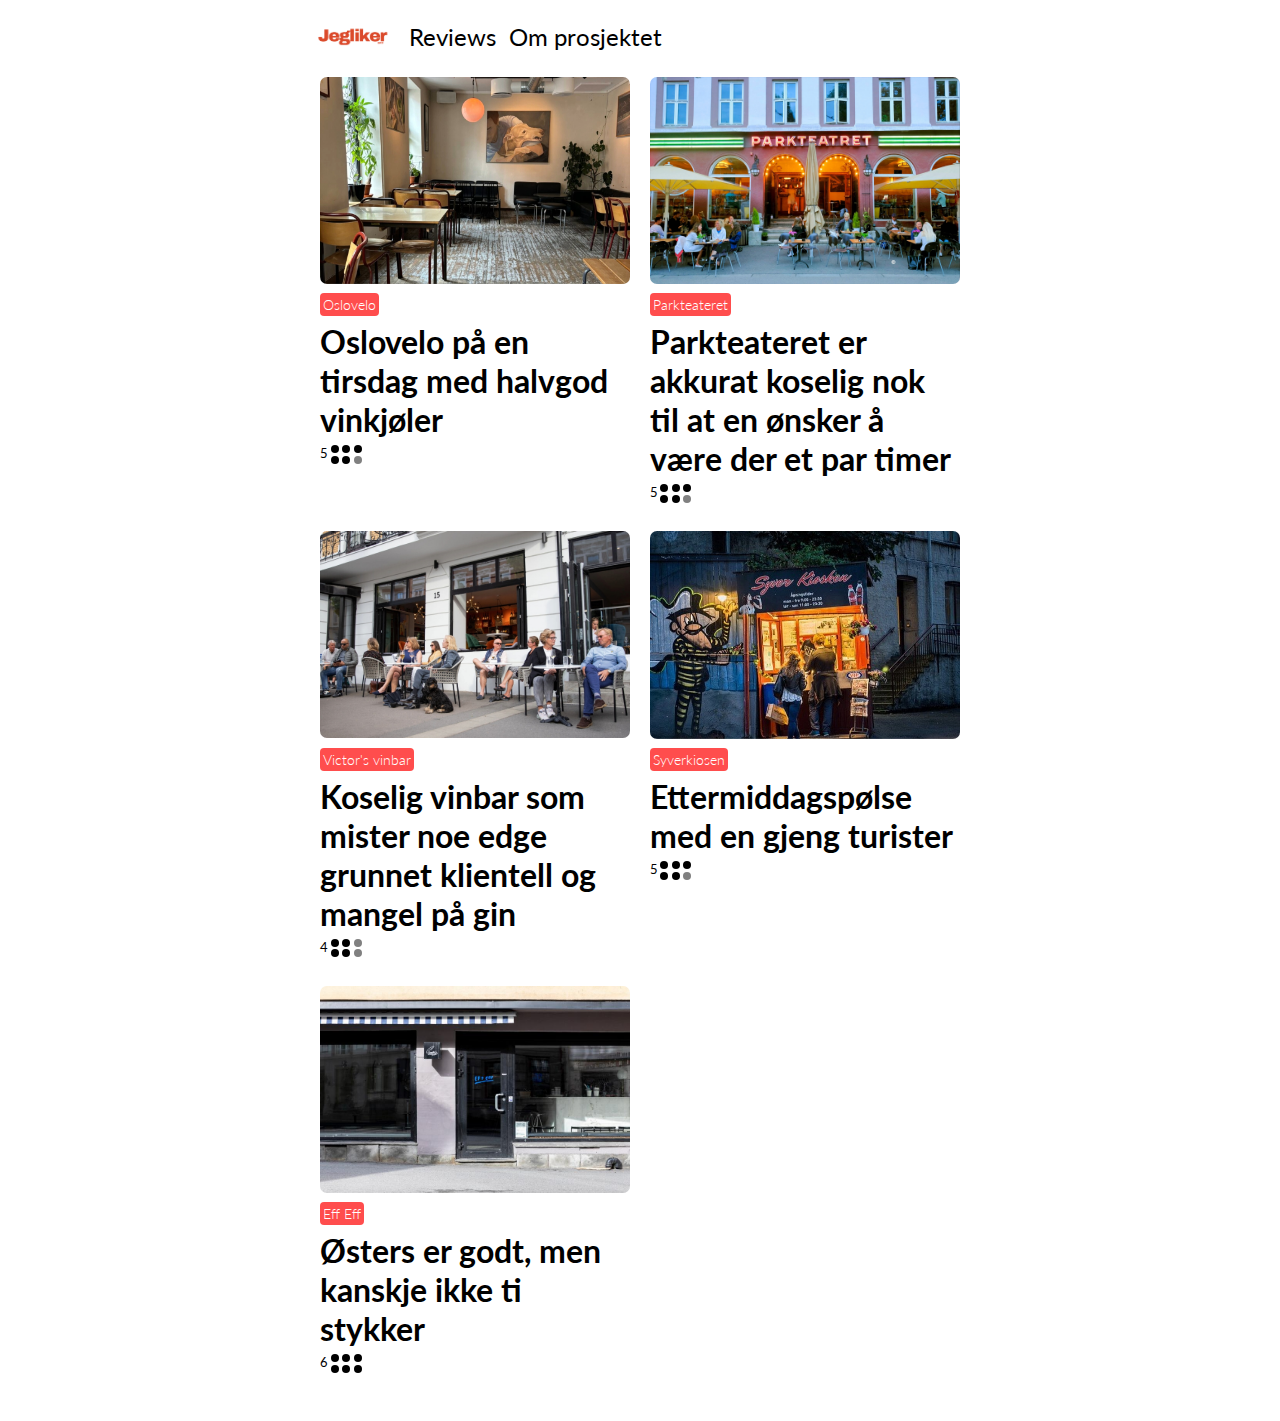
<file: index.html>
<!DOCTYPE html>
<html lang="en" dir="ltr">
  <head>
    <meta charset="utf-8">
    <meta name="viewport" content="width=device-width, initial-scale=1.0">
    <title>Jeglikersko</title>
    <link rel="stylesheet" href="index.css">
    <link rel="preconnect" href="https://fonts.googleapis.com">
    <link rel="preconnect" href="https://fonts.gstatic.com" crossorigin>
    <link href="https://fonts.googleapis.com/css2?family=Lato:ital,wght@0,100;0,300;0,400;0,700;0,900;1,100;1,300;1,400;1,700;1,900&display=swap" rel="stylesheet">
  </head>
  <body>
    <header>
        <nav>
            <a href="index.html" id="Home">
                <img src="logo.png" alt="Home">
            </a>
            <a href="index.html">Reviews</a>
            <a href="project.html">Om prosjektet</a>
        </nav>
    </header>
    <main>
      <section class="gridMain">
        <div class="grid">
          <a href="oslovelo.html">
            <img src="oslovelo.jpg" alt="Oslovelo">
            <div class="button-container">Oslovelo</div>
            <p class="teaser">Oslovelo på en tirsdag med halvgod vinkjøler</p>
          </a>
          <div class="circle-wrapper">
            <div class="rank">5</div>
            <div class="circle-container">
                <div class="circle-yes"></div>
                <div class="circle-yes"></div>
                <div class="circle-yes"></div>
                <div class="circle-yes"></div>
                <div class="circle-yes"></div>
                <div class="circle-no"></div>
            </div>
          </div>
        </div>
        <div class="grid">
          <a href="park.html">
            <img src="park.jpg" alt="Parkteateret">
            <div class="button-container">Parkteateret</div>
            <p class="teaser">Parkteateret er akkurat koselig nok til at en ønsker å være der et par timer</p>
          </a>
          <div class="circle-wrapper">
            <div class="rank">5</div>
            <div class="circle-container">
                <div class="circle-yes"></div>
                <div class="circle-yes"></div>
                <div class="circle-yes"></div>
                <div class="circle-yes"></div>
                <div class="circle-yes"></div>
                <div class="circle-no"></div>
            </div>
          </div>
        </div>
        <div class="grid">
          <a href="victor.html">
            <img src="victor.jpg" alt="Victors vinbar">
            <div class="button-container">Victor's vinbar</div>
            <p class="teaser">Koselig vinbar som mister noe edge grunnet klientell og mangel på gin</p>
          </a>
          <div class="circle-wrapper">
            <div class="rank">4</div>
            <div class="circle-container">
                <div class="circle-yes"></div>
                <div class="circle-yes"></div>
                <div class="circle-yes"></div>
                <div class="circle-yes"></div>
                <div class="circle-no"></div>
                <div class="circle-no"></div>
            </div>
          </div>
        </div>
        <div class="grid">
            <a href="syveren.html">
              <img src="syveren.jpg" alt="Syverkiosken">
              <div class="button-container">Syverkiosen</div>
              <p class="teaser">Ettermiddagspølse med en gjeng turister</p>
            </a>
            <div class="circle-wrapper">
              <div class="rank">5</div>
              <div class="circle-container">
                  <div class="circle-yes"></div>
                  <div class="circle-yes"></div>
                  <div class="circle-yes"></div>
                  <div class="circle-yes"></div>
                  <div class="circle-yes"></div>
                  <div class="circle-no"></div>
              </div>
            </div>
          </div>
          <div class="grid">
            <a href="eff.html">
              <img src="eff.jpg" alt="Eff Eff">
              <div class="button-container">Eff Eff</div>
              <p class="teaser">Østers er godt, men kanskje ikke ti stykker</p>
            </a>
            <div class="circle-wrapper">
              <div class="rank">6</div>
              <div class="circle-container">
                  <div class="circle-yes"></div>
                  <div class="circle-yes"></div>
                  <div class="circle-yes"></div>
                  <div class="circle-yes"></div>
                  <div class="circle-yes"></div>
                  <div class="circle-yes"></div>
              </div>
            </div>
          </div>
      </section>
    </main>
    <footer>

    </footer>

  </body>
</html>
</file>
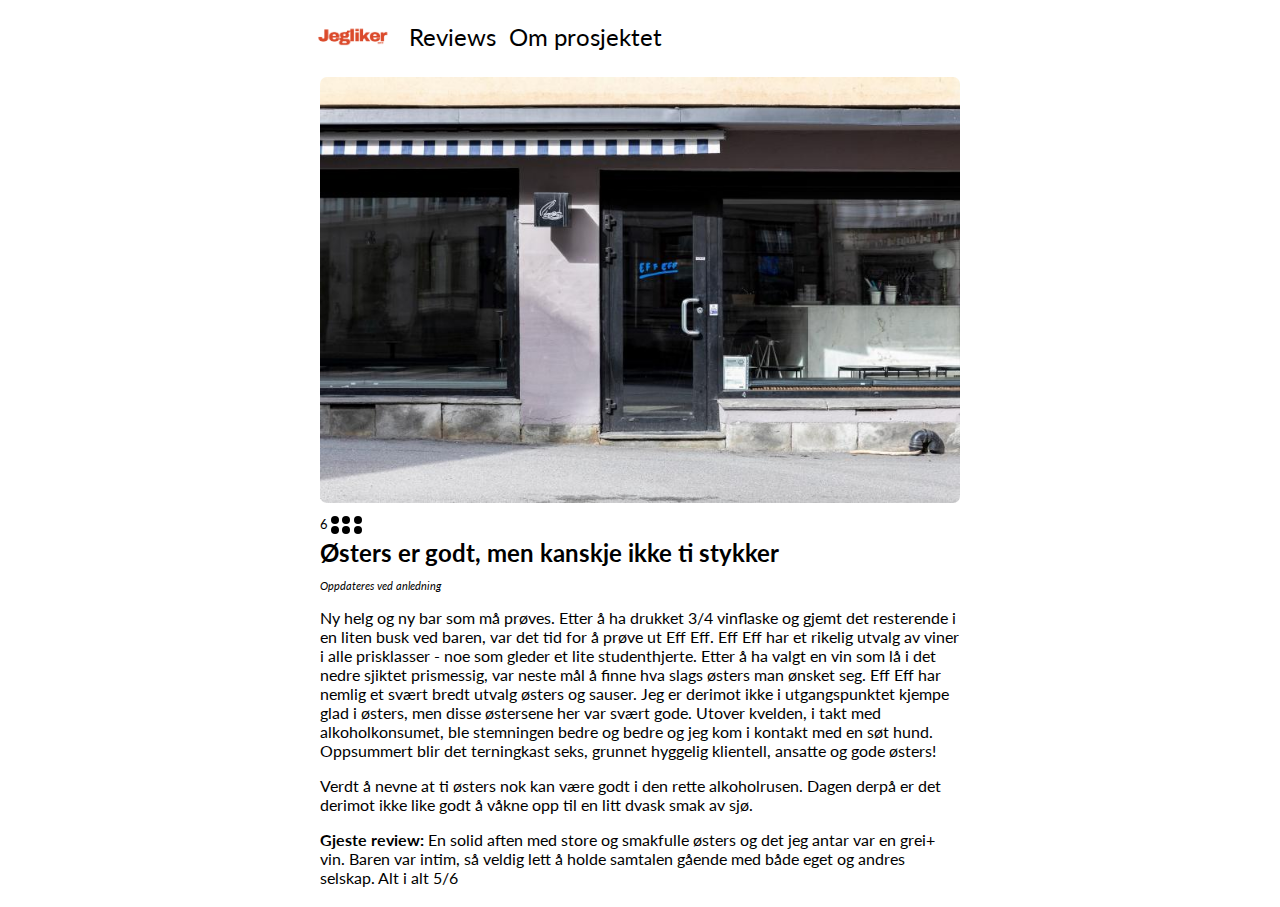
<file: eff.html>
<!DOCTYPE html>
<html lang="en" dir="ltr">
  <head>
    <meta charset="utf-8">
    <meta name="viewport" content="width=device-width, initial-scale=1.0">
    <title>Jeglikersko</title>
    <link rel="stylesheet" href="index.css">
    <link rel="preconnect" href="https://fonts.googleapis.com">
    <link rel="preconnect" href="https://fonts.gstatic.com" crossorigin>
    <link href="https://fonts.googleapis.com/css2?family=Lato:ital,wght@0,100;0,300;0,400;0,700;0,900;1,100;1,300;1,400;1,700;1,900&display=swap" rel="stylesheet">
  </head>
  <body>
    <header>
        <nav>
            <a href="index.html" id="Home">
                <img src="logo.png" alt="Home">
            </a>
            <a href="index.html">Reviews</a>
            <a href="project.html">Om prosjektet</a>
        </nav>
    </header>
    <main>
      <div class="gridMain1">      
        <img class="imgRecs" src="eff.jpg" alt="Eff Eff">
        <div class="circle-wrapper">
            <div class="rank">6</div>
            <div class="circle-container">
                <div class="circle-yes"></div>
                <div class="circle-yes"></div>
                <div class="circle-yes"></div>
                <div class="circle-yes"></div>
                <div class="circle-yes"></div>
                <div class="circle-yes"></div>
            </div>
          </div>
        <h1 class="h1T">Østers er godt, men kanskje ikke ti stykker</h1>
        <p class="italic">Oppdateres ved anledning</p>
        <p class="Recs"> Ny helg og ny bar som må prøves. Etter å ha drukket 3/4 vinflaske og gjemt det resterende i en liten busk ved baren, var det tid for å prøve ut Eff Eff. 
            Eff Eff har et rikelig utvalg av viner i alle prisklasser - noe som gleder et lite studenthjerte. Etter å ha valgt en vin som lå i det nedre sjiktet prismessig, var neste mål å 
            finne hva slags østers man ønsket seg. Eff Eff har nemlig et svært bredt utvalg østers og sauser. Jeg er derimot ikke i utgangspunktet kjempe glad i østers, men disse østersene her var svært gode. 
            Utover kvelden, i takt med alkoholkonsumet, ble stemningen bedre og bedre og jeg kom i kontakt med en søt hund. Oppsummert blir det terningkast seks, grunnet hyggelig klientell, ansatte og gode østers!
        </p>
        <p class="Recs"> Verdt å nevne at ti østers nok kan være godt i den rette alkoholrusen. Dagen derpå er det derimot ikke like godt å våkne opp til en litt dvask smak av sjø. 
        </p>
        <p class="Recs"> <b>Gjeste review:</b> En solid aften med store og smakfulle østers og det jeg antar var en grei+ vin. 
            Baren var intim, så veldig lett å holde samtalen gående med både eget og andres selskap. Alt i alt 5/6
          </p>
        </h1>
      </div>   
    </main>
    <footer>

    </footer>

  </body>
</html>
</file>
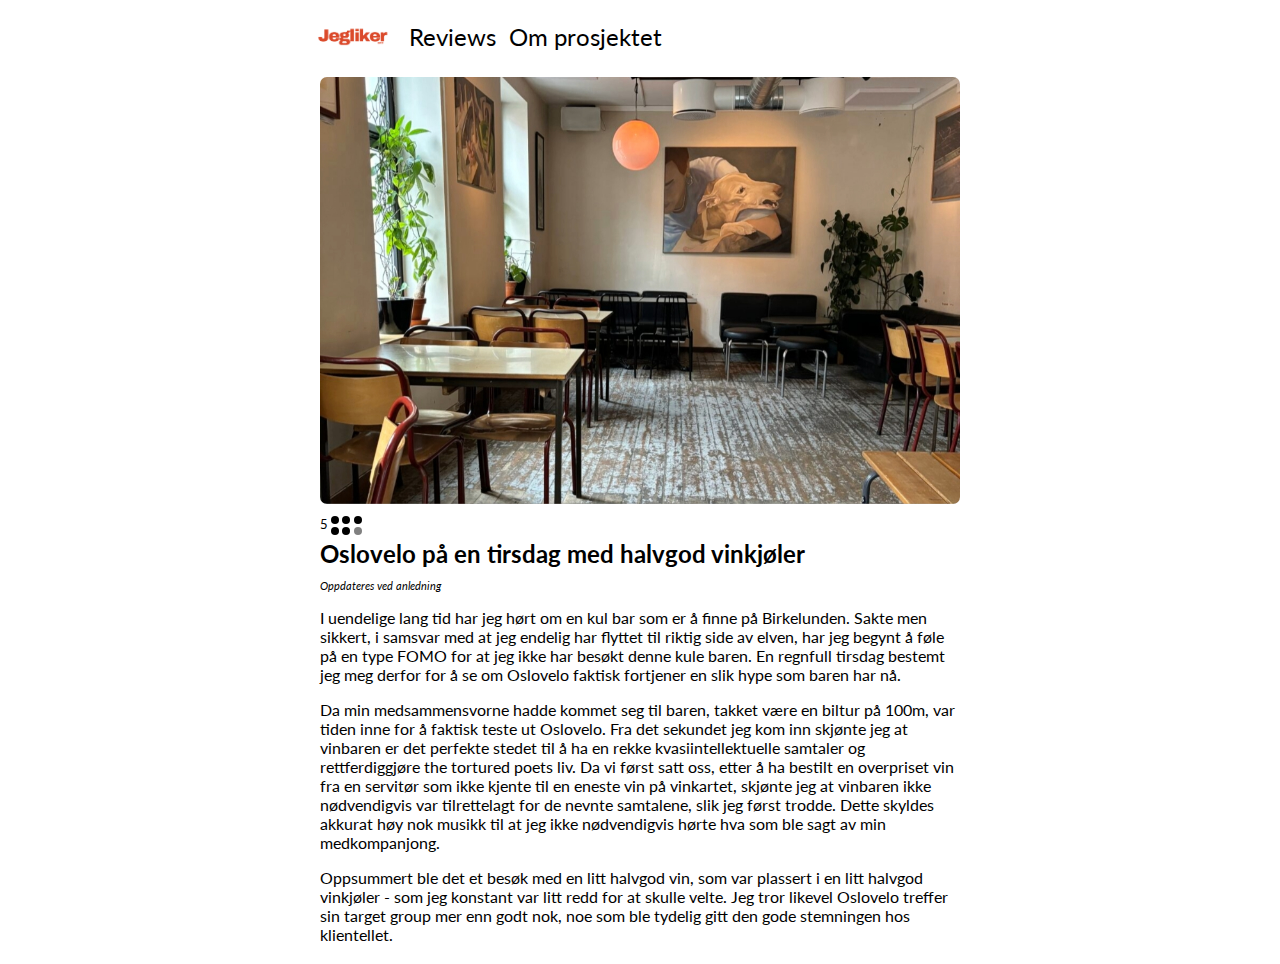
<file: oslovelo.html>
<!DOCTYPE html>
<html lang="en" dir="ltr">
  <head>
    <meta charset="utf-8">
    <meta name="viewport" content="width=device-width, initial-scale=1.0">
    <title>Jeglikersko</title>
    <link rel="stylesheet" href="index.css">
    <link rel="preconnect" href="https://fonts.googleapis.com">
    <link rel="preconnect" href="https://fonts.gstatic.com" crossorigin>
    <link href="https://fonts.googleapis.com/css2?family=Lato:ital,wght@0,100;0,300;0,400;0,700;0,900;1,100;1,300;1,400;1,700;1,900&display=swap" rel="stylesheet">
  </head>
  <body>
    <header>
        <nav>
            <a href="index.html" id="Home">
                <img src="logo.png" alt="Home">
            </a>
            <a href="index.html">Reviews</a>
            <a href="project.html">Om prosjektet</a>
        </nav>
    </header>
    <main>
      <div class="gridMain1">      
        <img class="imgRecs" src="oslovelo.jpg" alt="Oslovelo">
        <div class="circle-wrapper">
            <div class="rank">5</div>
            <div class="circle-container">
                <div class="circle-yes"></div>
                <div class="circle-yes"></div>
                <div class="circle-yes"></div>
                <div class="circle-yes"></div>
                <div class="circle-yes"></div>
                <div class="circle-no"></div>
            </div>
          </div>
        <h1 class="h1T">Oslovelo på en tirsdag med halvgod vinkjøler</h1>
        <p class="italic">Oppdateres ved anledning</p>
        <p class="Recs"> I uendelige lang tid har jeg hørt om en kul bar som er å finne på Birkelunden. Sakte men sikkert, i samsvar
            med at jeg endelig har flyttet til riktig side av elven, har jeg begynt å føle på en type FOMO for at jeg ikke har besøkt 
            denne kule baren. En regnfull tirsdag bestemt jeg meg derfor for å se om Oslovelo faktisk fortjener en slik hype som baren har nå. 
        </p>
        <p class="Recs"> Da min medsammensvorne hadde kommet seg til baren, takket være en biltur på 100m, var tiden inne for å 
            faktisk teste ut Oslovelo. Fra det sekundet jeg kom inn skjønte jeg at vinbaren er det perfekte stedet til å ha en rekke 
            kvasiintellektuelle samtaler og rettferdiggjøre the tortured poets liv. Da vi først satt oss, etter å ha bestilt en 
            overpriset vin fra en servitør som ikke kjente til en eneste vin på vinkartet, skjønte jeg at vinbaren ikke nødvendigvis var tilrettelagt 
            for de nevnte samtalene, slik jeg først trodde. Dette skyldes akkurat høy nok musikk til at jeg ikke nødvendigvis hørte hva som ble sagt 
            av min medkompanjong. 
        </p>
        <p class="Recs"> 
            Oppsummert ble det et besøk med en litt halvgod vin, som var plassert i en litt halvgod vinkjøler - som 
            jeg konstant var litt redd for at skulle velte. Jeg tror likevel Oslovelo treffer sin target group 
            mer enn godt nok, noe som ble tydelig gitt den gode stemningen hos klientellet. 
        </p>
      </div>   
    </main>
    <footer>

    </footer>

  </body>
</html>
</file>
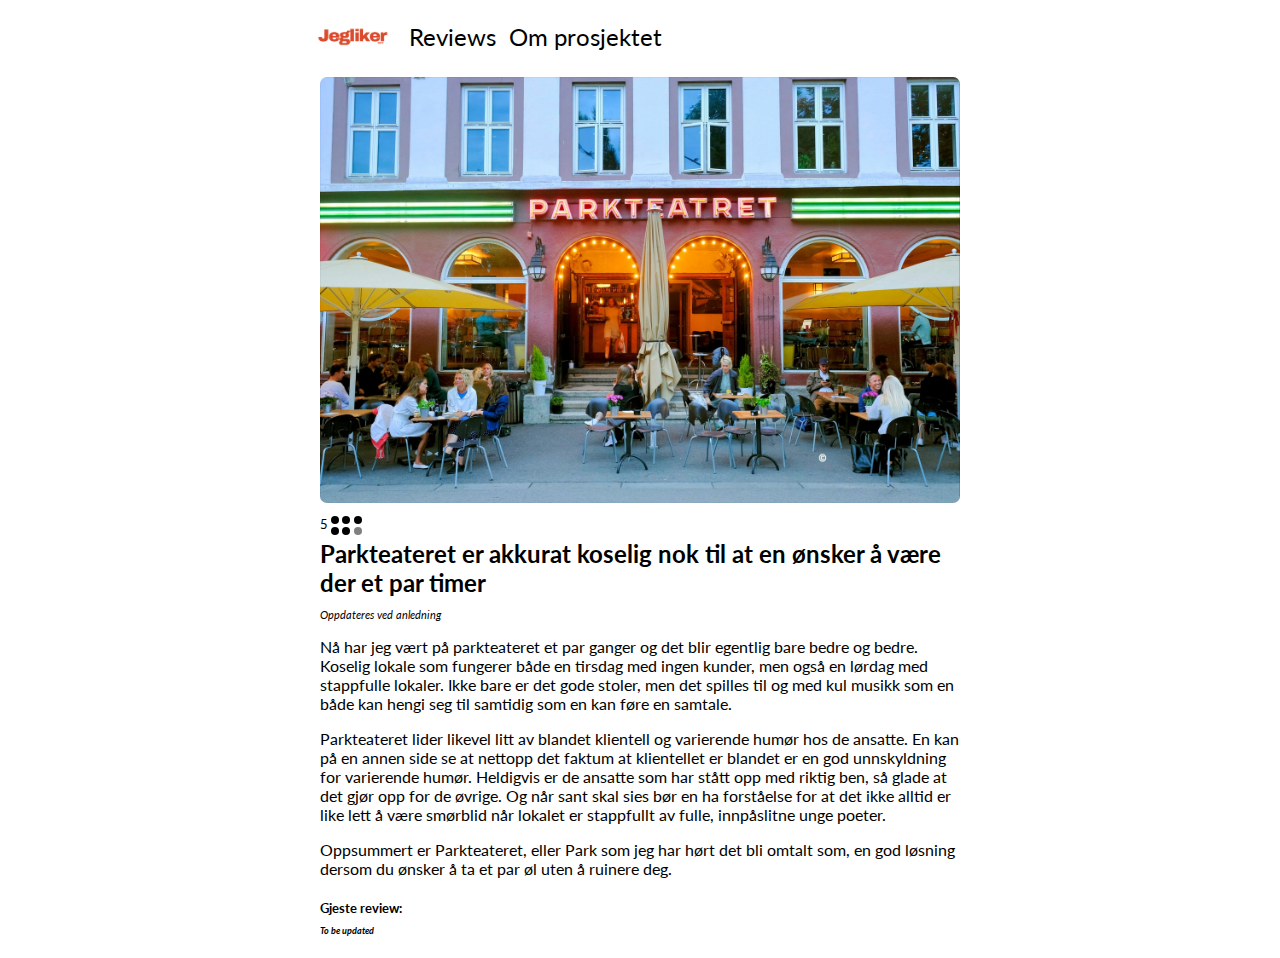
<file: park.html>
<!DOCTYPE html>
<html lang="en" dir="ltr">
  <head>
    <meta charset="utf-8">
    <meta name="viewport" content="width=device-width, initial-scale=1.0">
    <title>Jeglikersko</title>
    <link rel="stylesheet" href="index.css">
    <link rel="preconnect" href="https://fonts.googleapis.com">
    <link rel="preconnect" href="https://fonts.gstatic.com" crossorigin>
    <link href="https://fonts.googleapis.com/css2?family=Lato:ital,wght@0,100;0,300;0,400;0,700;0,900;1,100;1,300;1,400;1,700;1,900&display=swap" rel="stylesheet">
  </head>
  <body>
    <header>
        <nav>
            <a href="index.html" id="Home">
                <img src="logo.png" alt="Home">
            </a>
            <a href="index.html">Reviews</a>
            <a href="project.html">Om prosjektet</a>
        </nav>
    </header>
    <main>
      <div class="gridMain1">      
        <img class="imgRecs" src="park.jpg" alt="Oslovelo">
        <div class="circle-wrapper">
            <div class="rank">5</div>
            <div class="circle-container">
                <div class="circle-yes"></div>
                <div class="circle-yes"></div>
                <div class="circle-yes"></div>
                <div class="circle-yes"></div>
                <div class="circle-yes"></div>
                <div class="circle-no"></div>
            </div>
          </div>
        <h1 class="h1T">Parkteateret er akkurat koselig nok til at en ønsker å være der et par timer</h1>
        <p class="italic">Oppdateres ved anledning</p>
        <p class="Recs"> Nå har jeg vært på parkteateret et par ganger og det blir egentlig bare bedre og bedre. 
            Koselig lokale som fungerer både en tirsdag med ingen kunder, men også en lørdag med stappfulle lokaler. Ikke bare 
            er det gode stoler, men det spilles til og med kul musikk som en både kan hengi seg til samtidig som en kan føre en 
            samtale. 
        </p>
        <p class="Recs"> Parkteateret lider likevel litt av blandet klientell og varierende humør hos de ansatte. En kan 
            på en annen side se at nettopp det faktum at klientellet er blandet er en god unnskyldning for varierende humør. 
            Heldigvis er de ansatte som har stått opp med riktig ben, så glade at det gjør opp for de øvrige. Og når sant skal sies 
            bør en ha forståelse for at det ikke alltid er like lett å være smørblid når lokalet er stappfullt av fulle, innpåslitne 
            unge poeter. 
        </p>
        <p class="Recs"> 
            Oppsummert er Parkteateret, eller Park som jeg har hørt det bli omtalt som, en god løsning dersom du ønsker 
            å ta et par øl uten å ruinere deg. 
        </p>
        <h5>Gjeste review: <p class="italic">To be updated</p></h5>
      </div>   
    </main>
    <footer>

    </footer>

  </body>
</html>
</file>
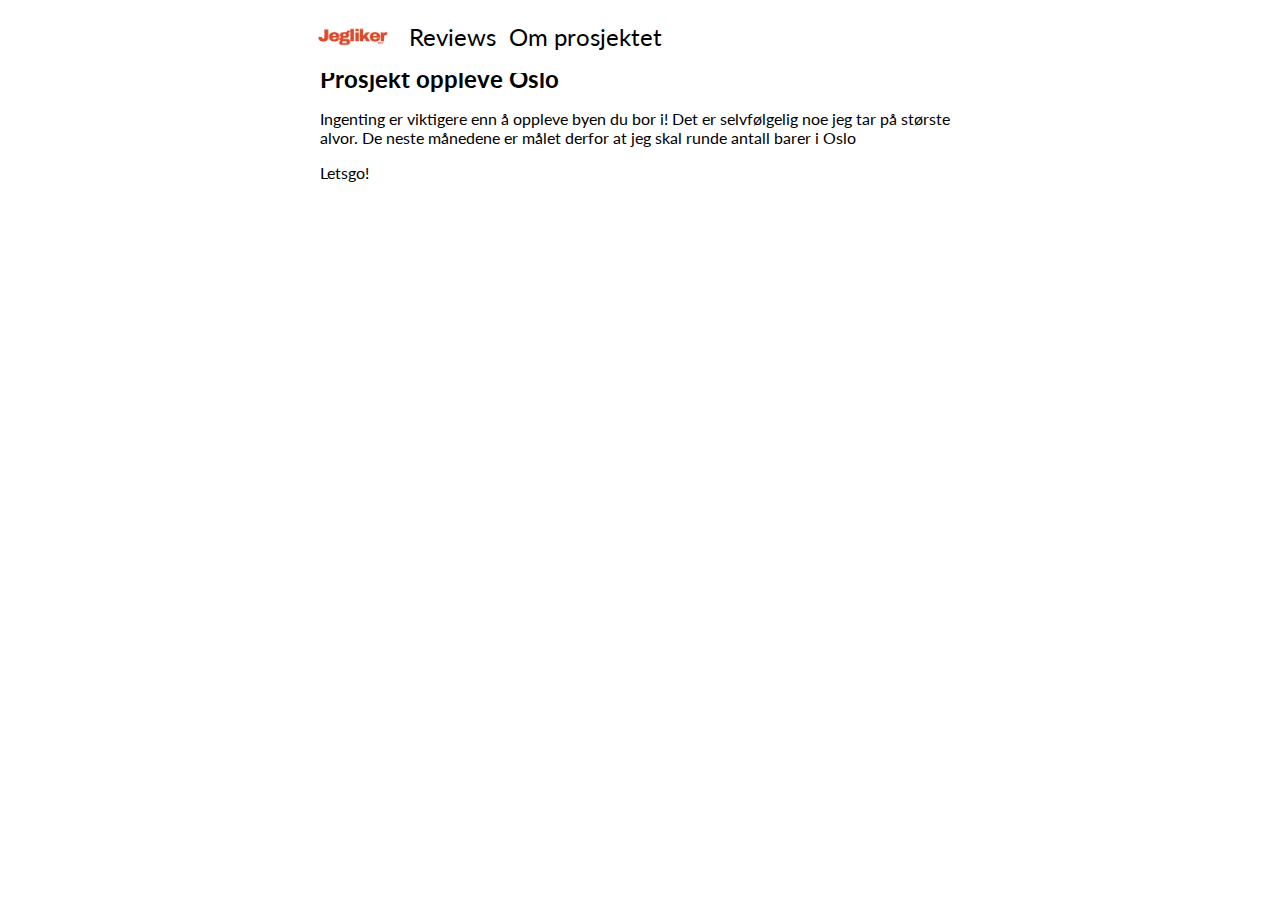
<file: project.html>
<!DOCTYPE html>
<html lang="en" dir="ltr">
  <head>
    <meta charset="utf-8">
    <meta name="viewport" content="width=device-width, initial-scale=1.0">
    <title>Jeglikersko</title>
    <link rel="stylesheet" href="index.css">
    <link rel="preconnect" href="https://fonts.googleapis.com">
    <link rel="preconnect" href="https://fonts.gstatic.com" crossorigin>
    <link href="https://fonts.googleapis.com/css2?family=Lato:ital,wght@0,100;0,300;0,400;0,700;0,900;1,100;1,300;1,400;1,700;1,900&display=swap" rel="stylesheet">
  </head>
  <body>
    <header>
        <nav>
            <a href="index.html" id="Home">
                <img src="logo.png" alt="Home">
            </a>
            <a href="index.html">Reviews</a>
            <a href="project.html">Om prosjektet</a>
        </nav>
    </header>
    <main>
        <div class="project">
            <h1 class="h1P">Prosjekt oppleve Oslo</h1>
            <p class="Recs"> 
                Ingenting er viktigere enn å oppleve byen du bor i! Det er selvfølgelig noe jeg tar på største alvor. 
                De neste månedene er målet derfor at jeg skal runde antall barer i Oslo
            </p>  
            <p class="Recs"> 
                Letsgo!
            </p>  
        </div>
        
    </main>
    <footer>

    </footer>

  </body>
</html>
</file>
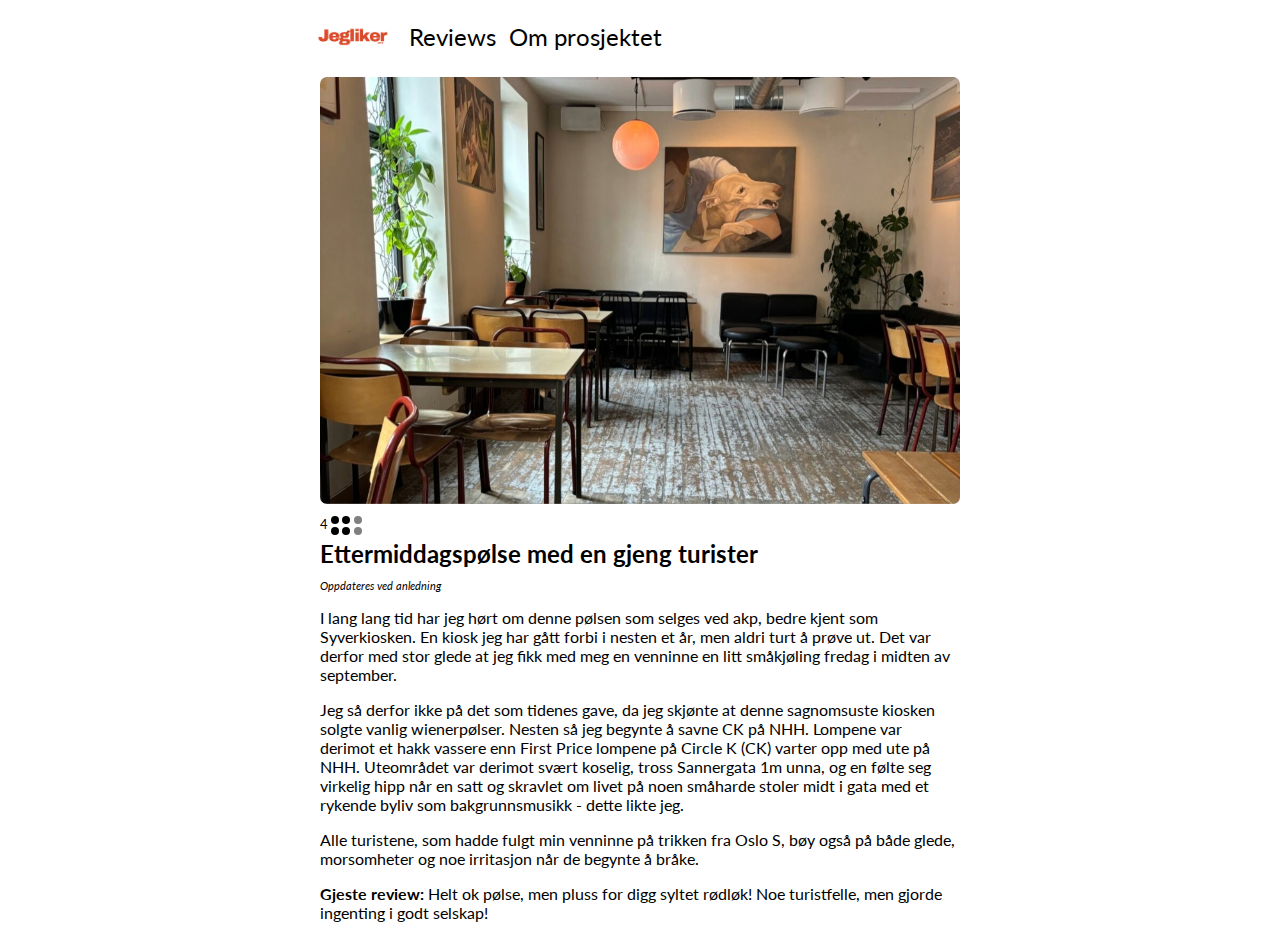
<file: syveren.html>
<!DOCTYPE html>
<html lang="en" dir="ltr">
  <head>
    <meta charset="utf-8">
    <meta name="viewport" content="width=device-width, initial-scale=1.0">
    <title>Jeglikersko</title>
    <link rel="stylesheet" href="index.css">
    <link rel="preconnect" href="https://fonts.googleapis.com">
    <link rel="preconnect" href="https://fonts.gstatic.com" crossorigin>
    <link href="https://fonts.googleapis.com/css2?family=Lato:ital,wght@0,100;0,300;0,400;0,700;0,900;1,100;1,300;1,400;1,700;1,900&display=swap" rel="stylesheet">
  </head>
  <body>
    <header>
        <nav>
            <a href="index.html" id="Home">
                <img src="logo.png" alt="Home">
            </a>
            <a href="index.html">Reviews</a>
            <a href="project.html">Om prosjektet</a>
        </nav>
    </header>
    <main>
      <div class="gridMain1">      
        <img class="imgRecs" src="oslovelo.jpg" alt="Oslovelo">
        <div class="circle-wrapper">
            <div class="rank">4</div>
            <div class="circle-container">
                <div class="circle-yes"></div>
                <div class="circle-yes"></div>
                <div class="circle-yes"></div>
                <div class="circle-yes"></div>
                <div class="circle-no"></div>
                <div class="circle-no"></div>
            </div>
          </div>
        <h1 class="h1T">Ettermiddagspølse med en gjeng turister</h1>
        <p class="italic">Oppdateres ved anledning</p>
        <p class="Recs">
            I lang lang tid har jeg hørt om denne pølsen som selges ved akp, bedre kjent som Syverkiosken. En kiosk jeg har 
            gått forbi i nesten et år, men aldri turt å prøve ut. Det var derfor med stor glede at jeg fikk med meg en venninne 
            en litt småkjøling fredag i midten av september. 
        </p>
        <p class="Recs"> 
            Jeg så derfor ikke på det som tidenes gave, da jeg skjønte at denne sagnomsuste kiosken solgte vanlig wienerpølser. 
            Nesten så jeg begynte å savne CK på NHH. Lompene var derimot et hakk vassere enn First Price lompene på Circle K (CK) 
            varter opp med ute på NHH. Uteområdet var derimot svært koselig, tross Sannergata 1m unna, og en følte seg virkelig hipp 
            når en satt og skravlet om livet på noen småharde stoler midt i gata med et rykende byliv som bakgrunnsmusikk - dette likte jeg. 
        </p>
        <p class="Recs"> 
            Alle turistene, som hadde fulgt min venninne på trikken fra Oslo S, bøy også på både glede, morsomheter og noe irritasjon 
            når de begynte å bråke. 
        </p>
        <p class="Recs"> <b>Gjeste review:</b> Helt ok pølse, men pluss for digg syltet rødløk! Noe turistfelle, men gjorde ingenting i godt selskap! </p>
        </h5>
      </div>   
    </main>
    <footer>

    </footer>

  </body>
</html>
</file>
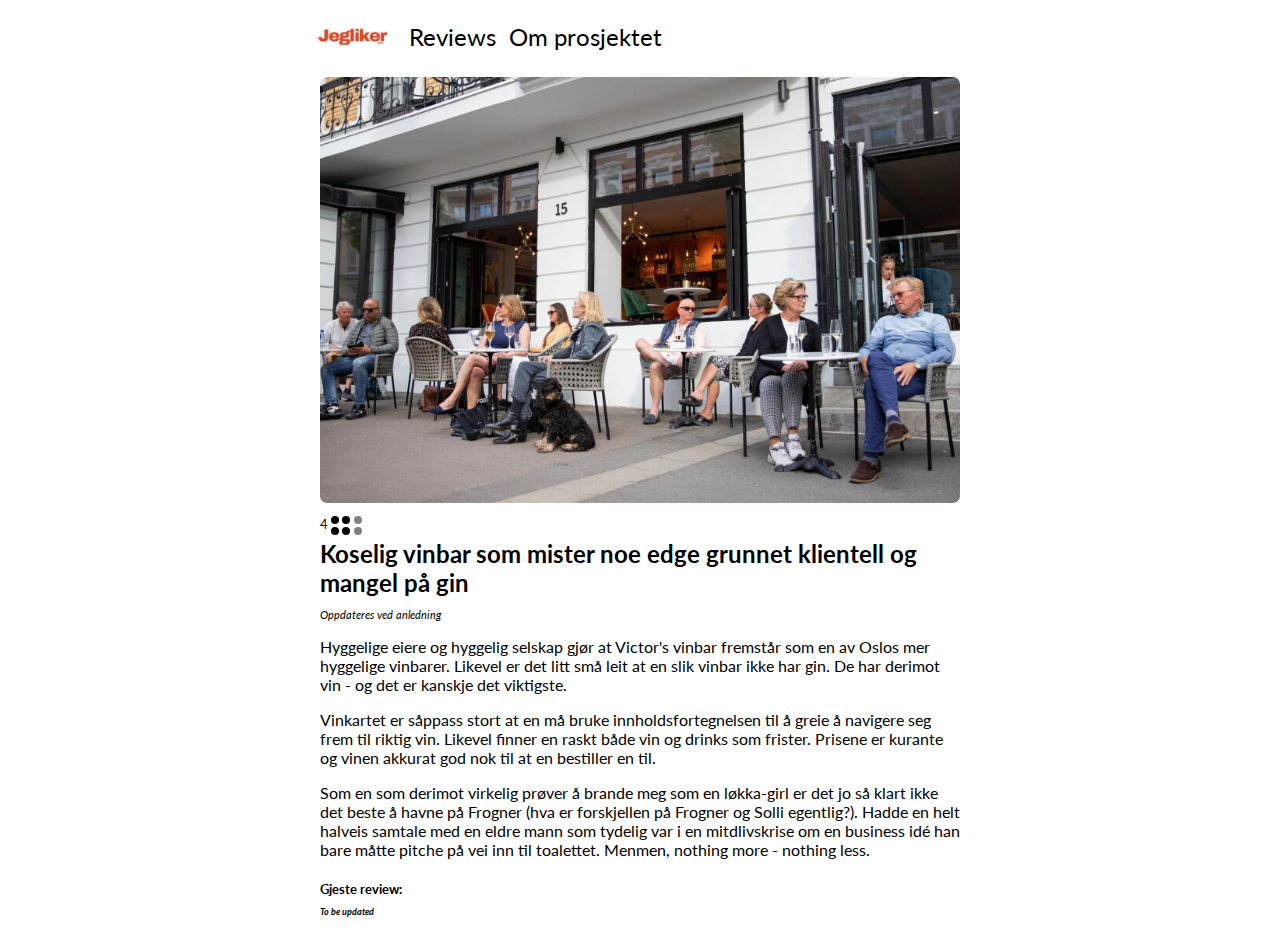
<file: victor.html>
<!DOCTYPE html>
<html lang="en" dir="ltr">
  <head>
    <meta charset="utf-8">
    <meta name="viewport" content="width=device-width, initial-scale=1.0">
    <title>Jeglikersko</title>
    <link rel="stylesheet" href="index.css">
    <link rel="preconnect" href="https://fonts.googleapis.com">
    <link rel="preconnect" href="https://fonts.gstatic.com" crossorigin>
    <link href="https://fonts.googleapis.com/css2?family=Lato:ital,wght@0,100;0,300;0,400;0,700;0,900;1,100;1,300;1,400;1,700;1,900&display=swap" rel="stylesheet">
  </head>
  <body>
    <header>
        <nav>
            <a href="index.html" id="Home">
                <img src="logo.png" alt="Home">
            </a>
            <a href="index.html">Reviews</a>
            <a href="project.html">Om prosjektet</a>
        </nav>
    </header>
    <main>
      <div class="gridMain1">      
        <img class="imgRecs" src="victor.jpg" alt="Oslovelo">
        <div class="circle-wrapper">
            <div class="rank">4</div>
            <div class="circle-container">
                <div class="circle-yes"></div>
                <div class="circle-yes"></div>
                <div class="circle-yes"></div>
                <div class="circle-yes"></div>
                <div class="circle-no"></div>
                <div class="circle-no"></div>
            </div>
          </div>
        <h1 class="h1T">Koselig vinbar som mister noe edge grunnet klientell og mangel på gin</h1>
        <p class="italic">Oppdateres ved anledning</p>
        <p class="Recs"> 
            Hyggelige eiere og hyggelig selskap gjør at Victor's vinbar fremstår som en av Oslos mer hyggelige vinbarer. Likevel 
            er det litt små leit at en slik vinbar ikke har gin. De har derimot vin - og det er kanskje det viktigste.
        </p>
        <p class="Recs"> 
            Vinkartet er såppass stort at en må bruke innholdsfortegnelsen til å greie å navigere seg frem til riktig vin.  
            Likevel finner en raskt både vin og drinks som frister. Prisene er kurante og vinen akkurat god nok til at en bestiller en til. 
        </p>
        <p class="Recs"> 
            Som en som derimot virkelig prøver å brande meg som en løkka-girl er det jo så klart ikke 
            det beste å havne på Frogner (hva er forskjellen på Frogner og Solli egentlig?). 
            Hadde en helt halveis samtale med en eldre mann som tydelig var i en mitdlivskrise om en 
            business idé han bare måtte pitche på vei inn til toalettet. Menmen, nothing more - nothing less.
        </p>
        <h5>Gjeste review: <p class="italic">To be updated</p></h5>
      </div>   
    </main>
    <footer>

    </footer>

  </body>
</html>
</file>
<file: index.css>
html{
    font-size: 1em;
}
body{
    width: 100%;
    font-family: "Lato", sans-serif;
    font-weight: 400;
    font-style: normal;
    margin: 20px auto;
}
header{
    width: 100%;
    position: fixed;
    top: 0;
    right: 0;
    left: 0;
    background-color: white;
}
nav{
    width: 92%;
    margin: auto;
    padding-top: 2%;
    padding-bottom: 2%;
    background-color: white;
    display: grid;
    grid-template-columns: 2fr 2fr 5fr;
    align-items: center;
}
nav a{
    color: black;
    text-decoration: none;
    padding: 2%;
    font-size: 1em;
}

#Home{
    align-items: left;
    width: 80%;
    margin-right: 15%;
}

.gridMain{
    max-width: 960px;
    width: 90%;
    margin: auto; 
    margin-top: 13%;
}
.grid{
    margin-bottom: 5%;
}
img{
    border-radius: 7px;
    width: 100%;
}
h1{
    font-size: 2em;
    margin: 0;
}
a{
    color: black;
    text-decoration: none;
}

.button-container {
    display: inline-block; /* Make it behave like a button */
    text-align: left; 
    font-size: 0.5em;
    font-weight: 300;
    padding: 3px 3px;
    margin: 0;
    background-color: #ff4d4d;
    color: white;
    border-radius: 4px;
    transition: background-color 0.3s ease;
    cursor: pointer; /* Add pointer to show it's clickable */
}
.button-container:hover {
    background-color: #e63e3e;
}

.teaser{
    margin-top: 1%;
    margin-bottom: 1%;
    font-weight: 700;
}

.circle-wrapper {
    display: flex;
    align-items: center;
}
.circle-container{
    display: grid;
    grid-template-columns: repeat(3, 1fr);
    grid-template-rows: repeat(2, 1fr);
    grid-auto-flow: column;
    grid-column-gap: 10%;
    grid-row-gap: 10%;
}
.rank{
    margin-right: 0.5vw;
    font-size: 0.5em;
    margin-top: auto;
    margin-bottom: auto;
}
.circle-yes,
.circle-no{
    width: 6px;
    height: 6px;
    border-radius: 50%;
    background-color: black;
}
.circle-no{
    background-color: grey;
}

/* reviews */
.imgRecs{
    width: 100%;
    margin: auto;
    display: block;
    justify-content: center;
    margin-bottom: 2%;
}
.gridMain1{
    width: 90%;
    margin: auto;
    margin-top: 13%;
  }
.h1T{
    font-size: 1.5em;
    margin-top: 1%;
}
.h1P{
    font-size: 1.5em;
}
.italic{
    font-size: 0.7em;
    font-style: italic !important;
}
.Recs{
    font-size: 1em;
}
.project{
    width: 90%;
    margin: auto;
    margin-top: 10%;
}
.guest{
    font-size: 1em;
}

@media screen and (min-width: 900px) {
    nav a{
        font-size: 1.5em;
    }
    .gridMain{
        max-width: none;
        width: 50%;
        margin-top: 6%;
        display: grid;
        grid-template-columns: 1fr 1fr;
        column-gap: 3%;
    }
    .grid{
        margin-bottom: 10%;
    }
    .button-container { 
        margin-top: 2%;
        font-size: 0.9em;
    }
    .teaser{
        margin-top: 2%;
        margin-bottom: 2%;
        font-weight: 700;
        font-size: 2em;
    }
    .circle-container{
        grid-column-gap: 15%;
        grid-row-gap: 15%;
    }
    .rank{
        margin-right: 0.2vw;
        font-size: 0.8em;
        margin-top: auto;
        margin-bottom: auto;
    }
    .circle-yes,
    .circle-no{
        width: 8px;
        height: 8px;
    }
    .circle-no{
        background-color: grey;
    }
    nav{
        width: 51%;
        padding-top: 1%;
        padding-bottom: 1%;
        grid-template-columns: 1fr 1fr 5fr;
    }
    .gridMain1{
        width: 50%;
        margin-top: 6%;
    }
    .project{
        width: 50%;
        margin: auto;
        margin-top: 5%;
    }
}
</file>
